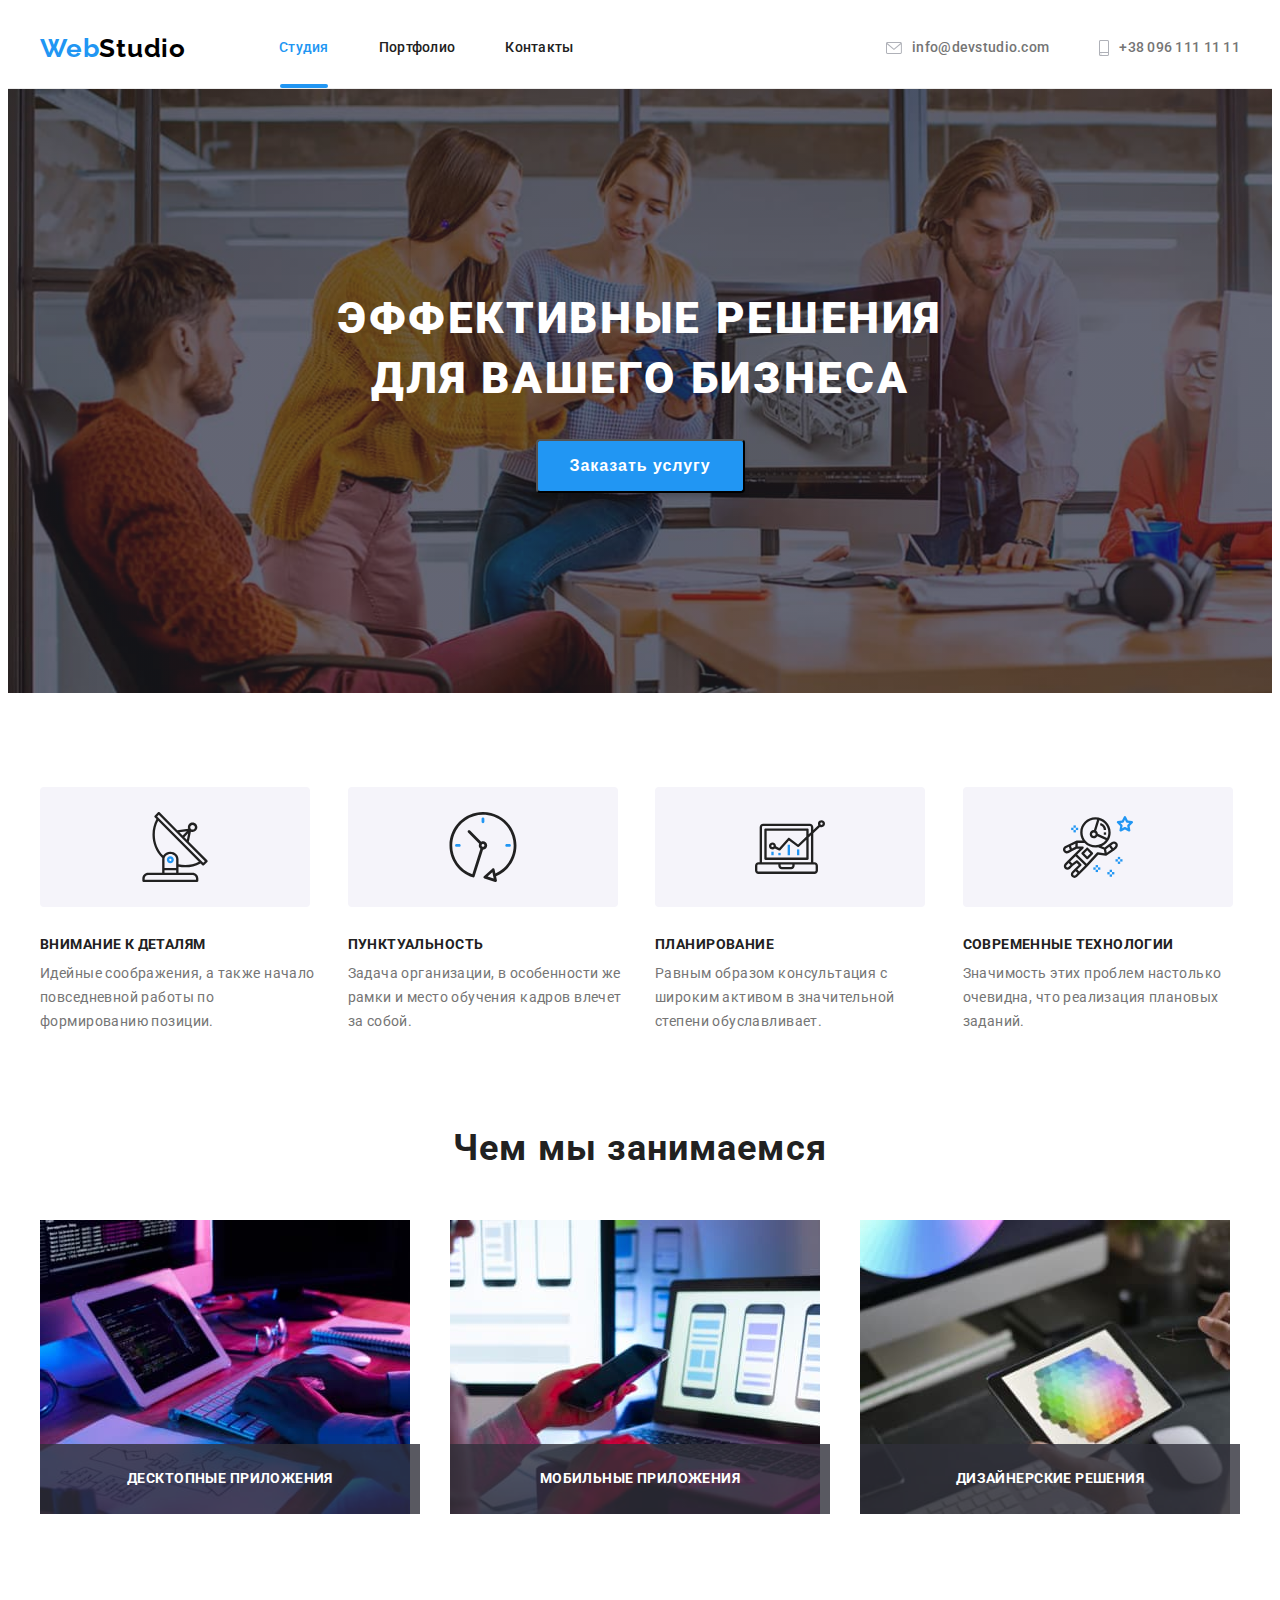
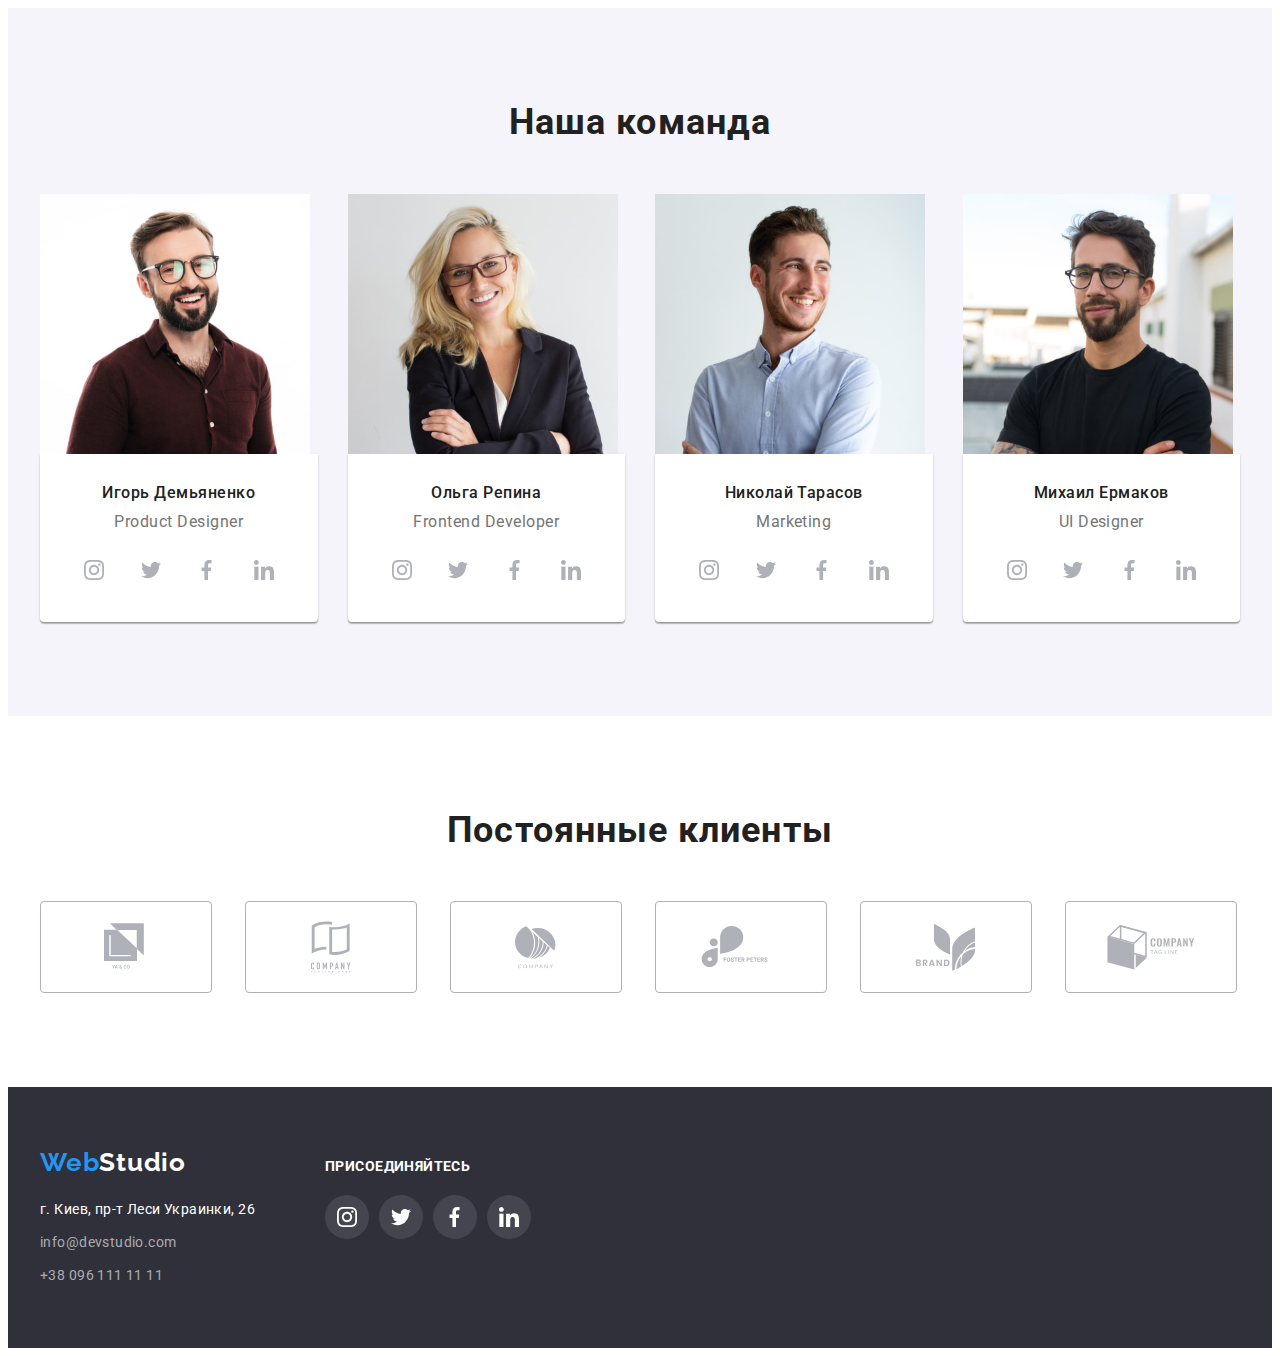
<file: index.html>
<!DOCTYPE html>
<html lang="ru">

<head>
    <meta charset="UTF-8">
    <meta name="viewport" content="width=device-width, initial-scale=1.0">
    <title>WebStudio</title>
    <link rel="stylesheet" href="https://cdnjs.cloudflare.com/ajax/libs/modern-normalize/1.0.0/modern-normalize.min.css" integrity="sha512-ISS7cAi1PEhQ8jnbJpJZMd29NlhNj4AWYyLOSp2CE/CsHxTCu+r+t0D2yoJudVrd0/8fTVPUVDzY5Tvli75u/g==" crossorigin="anonymous" />
    <link rel="preconnect" href="https://fonts.gstatic.com">
    <link rel="stylesheet" href="https://fonts.googleapis.com/css2?family=Raleway:wght@700&family=Roboto:wght@400;500;700;900&display=swap">
    <link rel="stylesheet" href="https://cdnjs.cloudflare.com/ajax/libs/animate.css/4.1.1/animate.min.css" />
    <link rel="stylesheet" href="./css/styles.css">
</head>

<body>

    <header class="header">
        <div class="container">
            <nav class="navigation">
                    <a class="logo-link link" lang="en" href="./index.html">
                        Web<span class="logo-part">Studio</span>
                    </a>
                    <ul class="navigation-list list">
                        <li class="navigation-item">
                            <a class="navigation-link link active-link" href="./index.html">Студия</a>
                        </li>
                        <li class="navigation-item">
                            <a class="navigation-link link" href="./portfolio.html">Портфолио</a>
                        </li>
                        <li class="navigation-item">
                            <a class="navigation-link link" href="">Контакты</a>
                        </li>
                    </ul>
            </nav>
            <ul class="contact">
                <li class="contact-list list">
                    <a class="contact-link link" lang="en" href="mailto:info@devstudio.com">
                        <svg class="contact-icon" width="16" height="12">
                            <use href="./images/sprite.svg#icon-envelope"></use>
                        </svg>
                        info@devstudio.com
                    </a>
                </li>
                <li class="contact-list list">
                    <a class="contact-link link" href="tel:+380961111111">
                        <svg class="contact-icon" width="10" height="16">
                            <use href="./images/sprite.svg#icon-smartphone"></use>
                        </svg>
                        +38 096 111 11 11
                    </a>
                </li>
            </ul>
        </div>
    </header>

    <main>
        <!--Hero-->
        <section class="hero">
            <div class="container">
                <h1 class="title">Эффективные решения для вашего бизнеса</h1>
                <button class="modal-btn" type="button" data-modal-open>Заказать услугу</button>
            </div>
        </section>
        <!--about advantages-->
        <section class="about">
            <div class="container">
                <h2 class="subtitle visually-hidden">Преимущества</h2>
                <ul class="about-list list">
                    <li class="about-item">
                        <div class="about-box">
                            <svg class="about-icon" width="70" height="70">
                                <use href="./images/sprite.svg#icon-antenna"></use>
                            </svg>
                        </div>
                        <h3 class="about-title">Внимание к деталям</h3>
                        <p class="about-description">Идейные соображения, а также начало повседневной работы по формированию позиции.</p>
                    </li>
                    <li class="about-item">
                        <div class="about-box">
                            <svg class="about-icon" width="70" height="70">
                                <use href="./images/sprite.svg#icon-clock"></use>
                            </svg>
                        </div>
                        <h3 class="about-title">Пунктуальность</h3>
                        <p class="about-description">Задача организации, в особенности же рамки и место обучения кадров влечет за собой.</p>
                    </li>
                    <li class="about-item">
                        <div class="about-box">
                            <svg class="about-icon" width="70" height="70">
                                <use href="./images/sprite.svg#icon-diagram"></use>
                            </svg>
                        </div>
                        <h3 class="about-title">Планирование</h3>
                        <p class="about-description">Равным образом консультация с широким активом в значительной степени обуславливает.</p>
                    </li>
                    <li class="about-item">
                        <div class="about-box">
                            <svg class="about-icon" width="70" height="70">
                                <use href="./images/sprite.svg#icon-astronaut"></use>
                            </svg>
                        </div>
                        <h3 class="about-title">Современные технологии</h3>
                        <p class="about-description">Значимость этих проблем настолько очевидна, что реализация плановых заданий.</p>
                    </li>
                </ul>
            </div>
        </section>
        <!--What are we doing-->
        <section class="doing">
            <div class="container">
                <h2 class="subtitle">Чем мы занимаемся</h2>
                <ul class="doing-list list">
                    <li class="doing-item">
                        <img src="./images/what-are-we-doing/img-1.jpg" alt="Мужчина пишет код" width="370" 
                        height="294">
                        <p class="doing-wrapper-description">Десктопные приложения</p>
                    </li>
                    <li class="doing-item">
                        <img src="./images/what-are-we-doing/img-2.jpg" alt="Женщина держит телефон" width="370"
                        height="294">
                        <p class="doing-wrapper-description">Мобильные приложения</p>
                    </li>
                    <li class="doing-item">
                        <img src="./images/what-are-we-doing/img-3.jpg" alt="Человек выбирает цвет на планшете" width="370"
                        height="294">
                        <p class="doing-wrapper-description">Дизайнерские решения</p>
                    </li>
                </ul>
            </div>
        </section>
        <!--our team-->
        <section class="team">
            <div class="container">
                <h2 class="subtitle">Наша команда</h2>
                <ul class="team-list list">
                    <li class="team-item">
                        <img src="./images/our-team/img-Igor.jpg"
                            alt="Бородатый мужчина в очках и одетый в бордовую рубашку" width="270" height="260"
                            title="Игорь Демьяненко">
                        <div class="team-box">  
                            <h3 class="team-title">Игорь Демьяненко</h3>
                            <p class="team-description" lang="en">Product Designer</p>
                            <ul class="social-list list">
                                <li class="social-list-item">
                                    <a class="social-list-link link" href="">
                                        <svg class="social-list-icon" width="20" height="20">
                                            <use href="./images/sprite.svg#icon-instagram"></use>
                                        </svg>
                                    </a>
                                </li>
                                <li class="social-list-item">
                                    <a class="social-list-link link" href="">
                                        <svg class="social-list-icon" width="20" height="20">
                                            <use href="./images/sprite.svg#icon-twitter"></use>
                                        </svg>
                                    </a>
                                </li>
                                <li class="social-list-item">
                                    <a class="social-list-link link" href="">
                                        <svg class="social-list-icon" width="20" height="20">
                                            <use href="./images/sprite.svg#icon-facebook"></use>
                                        </svg>
                                    </a>
                                </li>
                                <li class="social-list-item">
                                    <a class="social-list-link link" href="">
                                        <svg class="social-list-icon" width="20" height="20">
                                            <use href="./images/sprite.svg#icon-linkedin"></use>
                                        </svg>
                                    </a>
                                </li>
                            </ul>
                        </div>
                    </li>
                    <li class="team-item">
                        <img src="./images/our-team/img-Olga.jpg"
                            alt="Бородатый мужчина в окулярах и одетый в черную футболку" width="270" height="260"
                            title="Ольга Репина">
                        <div class="team-box">    
                            <h3 class="team-title">Ольга Репина</h3>
                            <p class="team-description" lang="en">Frontend Developer</p>
                            <ul class="social-list list">
                                <li class="social-list-item">
                                    <a class="social-list-link link" href="">
                                        <svg class="social-list-icon" width="20" height="20">
                                            <use href="./images/sprite.svg#icon-instagram"></use>
                                        </svg>
                                    </a>
                                </li>
                                <li class="social-list-item">
                                    <a class="social-list-link link" href="">
                                        <svg class="social-list-icon" width="20" height="20">
                                            <use href="./images/sprite.svg#icon-twitter"></use>
                                        </svg>
                                    </a>
                                </li>
                                <li class="social-list-item">
                                    <a class="social-list-link link" href="">
                                        <svg class="social-list-icon" width="20" height="20">
                                            <use href="./images/sprite.svg#icon-facebook"></use>
                                        </svg>
                                    </a>
                                </li>
                                <li class="social-list-item">
                                    <a class="social-list-link link" href="">
                                        <svg class="social-list-icon" width="20" height="20">
                                            <use href="./images/sprite.svg#icon-linkedin"></use>
                                        </svg>
                                    </a>
                                </li>
                            </ul>
                        </div>
                    </li>
                    <li class="team-item">
                        <img src="./images/our-team/img-Nikolay.jpg" alt="Бородатый мужчина одетый в голубую рубашку"
                            width="270" height="260" title="Николай Тарасов">
                        <div class="team-box">    
                            <h3 class="team-title">Николай Тарасов</h3>
                            <p class="team-description" lang="en">Marketing</p>
                            <ul class="social-list list">
                                <li class="social-list-item">
                                    <a class="social-list-link link" href="">
                                        <svg class="social-list-icon" width="20" height="20">
                                            <use href="./images/sprite.svg#icon-instagram"></use>
                                        </svg>
                                    </a>
                                </li>
                                <li class="social-list-item">
                                    <a class="social-list-link link" href="">
                                        <svg class="social-list-icon" width="20" height="20">
                                            <use href="./images/sprite.svg#icon-twitter"></use>
                                        </svg>
                                    </a>
                                </li>
                                <li class="social-list-item">
                                    <a class="social-list-link link" href="">
                                        <svg class="social-list-icon" width="20" height="20">
                                            <use href="./images/sprite.svg#icon-facebook"></use>
                                        </svg>
                                    </a>
                                </li>
                                <li class="social-list-item">
                                    <a class="social-list-link link" href="">
                                        <svg class="social-list-icon" width="20" height="20">
                                            <use href="./images/sprite.svg#icon-linkedin"></use>
                                        </svg>
                                    </a>
                                </li>
                            </ul>
                        </div>
                    </li >
                    <li class="team-item">
                        <img src="./images/our-team/img-Michael.jpg" alt="Женщина в очках и одета в черный пиджак"
                            width="270" height="260" title="Михаил Ермаков">
                        <div class="team-box">   
                            <h3 class="team-title">Михаил Ермаков</h3>
                            <p class="team-description" lang="en">UI Designer</p>
                            <ul class="social-list list">
                                <li class="social-list-item">
                                    <a class="social-list-link link" href="">
                                        <svg class="social-list-icon" width="20" height="20">
                                            <use href="./images/sprite.svg#icon-instagram"></use>
                                        </svg>
                                    </a>
                                </li>
                                <li class="social-list-item">
                                    <a class="social-list-link link" href="">
                                        <svg class="social-list-icon" width="20" height="20">
                                            <use href="./images/sprite.svg#icon-twitter"></use>
                                        </svg>
                                    </a>
                                </li>
                                <li class="social-list-item">
                                    <a class="social-list-link link" href="">
                                        <svg class="social-list-icon" width="20" height="20">
                                            <use href="./images/sprite.svg#icon-facebook"></use>
                                        </svg>
                                    </a>
                                </li>
                                <li class="social-list-item">
                                    <a class="social-list-link link" href="">
                                        <svg class="social-list-icon" width="20" height="20">
                                            <use href="./images/sprite.svg#icon-linkedin"></use>
                                        </svg>
                                    </a>
                                </li>
                            </ul>
                        </div>
            </div>
        </section>
        <!--regular customers-->
        <section class="customers">
            <div class="container">
                <h2 class="subtitle">Постоянные клиенты</h2>
                <ul class="customers-list list">
                    <li class="customers-item">
                        <a href="" class="customers-link link">
                            <svg class="customers-icon" width="44" height="49">
                                <use href="./images/sprite.svg#icon-logo-1"></use>
                            </svg>
                        </a>
                    </li>
                    <li class="customers-item">
                        <a href="" class="customers-link link">
                            <svg class="customers-icon" width="40" height="52">
                                <use href="./images/sprite.svg#icon-logo-2"></use>
                            </svg>
                        </a>
                    </li>
                    <li class="customers-item">
                        <a href="" class="customers-link link">
                            <svg class="customers-icon" width="41" height="43">
                                <use href="./images/sprite.svg#icon-logo-3"></use>
                            </svg>
                        </a>
                    </li>
                    <li class="customers-item">
                        <a href="" class="customers-link link">
                            <svg class="customers-icon" width="80" height="42">
                                <use href="./images/sprite.svg#icon-logo-4"></use>
                            </svg>
                        </a>
                    </li>
                    <li class="customers-item">
                        <a href="" class="customers-link link">
                            <svg class="customers-icon" width="59" height="47">
                                <use href="./images/sprite.svg#icon-logo-5"></use>
                            </svg>
                        </a>
                    </li>
                    <li class="customers-item">
                        <a href="" class="customers-link link">
                            <svg class="customers-icon" width="88" height="45">
                                <use href="./images/sprite.svg#icon-logo-6"></use>
                            </svg>
                        </a>
                    </li>
                </ul>

            </div>

        </section>
    </main>

    <footer class="footer">
        <div class="container">
            <div class="footer-contact-box">
                <a class="footer-logo-link link" lang="en" href="./index.html">
                    Web<span class="logo-part-two">Studio</span>
                </a>
                <address class="address">
                    <ul class="address-list list">
                        <li class="address-item">
                            <a class="address-links link" href="https://goo.gl/maps/jgwV1go1cH7ySbFs9" target="_blank"
                                rel="noopener noreferrel">г. Киев, пр-т Леси Украинки, 26</a>
                        </li>
                        <li class="address-item">
                            <a class="address-link link" lang="en" href="mailto:info@devstudio.com">info@devstudio.com</a>
                        </li>
                        <li class="address-item">
                            <a class="address-link link" href="tel:+380961111111">+38 096 111 11 11</a>
                        </li>
                    </ul>
                </address>
            </div>
            <div class="footer-social-box">
                <h3 class="footer-social-title">присоединяйтесь</h3>
                <ul class="social-list list">
                    <li class="social-list-item-black">
                        <a class="social-list-link-black link" href="">
                            <svg class="social-list-icon-black" width="20" height="20">
                                <use href="./images/sprite.svg#icon-instagram"></use>
                            </svg>
                        </a>
                    </li>
                    <li class="social-list-item-black">
                        <a class="social-list-link-black link" href="">
                            <svg class="social-list-icon-black" width="20" height="20">
                                <use href="./images/sprite.svg#icon-twitter"></use>
                            </svg>
                        </a>
                    </li>
                    <li class="social-list-item-black">
                        <a class="social-list-link-black link" href="">
                            <svg class="social-list-icon-black" width="20" height="20">
                                <use href="./images/sprite.svg#icon-facebook"></use>
                            </svg>
                        </a>
                    </li>
                    <li class="social-list-item-black">
                        <a class="social-list-link-black link" href="">
                            <svg class="social-list-icon-black" width="20" height="20">
                                <use href="./images/sprite.svg#icon-linkedin"></use>
                            </svg>
                        </a>
                    </li>
                </ul>
            </div>
        </div>
    </footer>
    <div class="backdrop is-hidden" data-modal>
        <div class="modal">
            <button type="button" class="modal-close-btn" data-modal-close>
                <svg class="icon-close-btn" width="18" height="18">
                    <use href="./images/sprite.svg#icon-close-btn"></use>
                </svg>
            </button>
        </div>
    </div>
    <script src="./js/modal.js"></script>
</body>
</html>
</file>
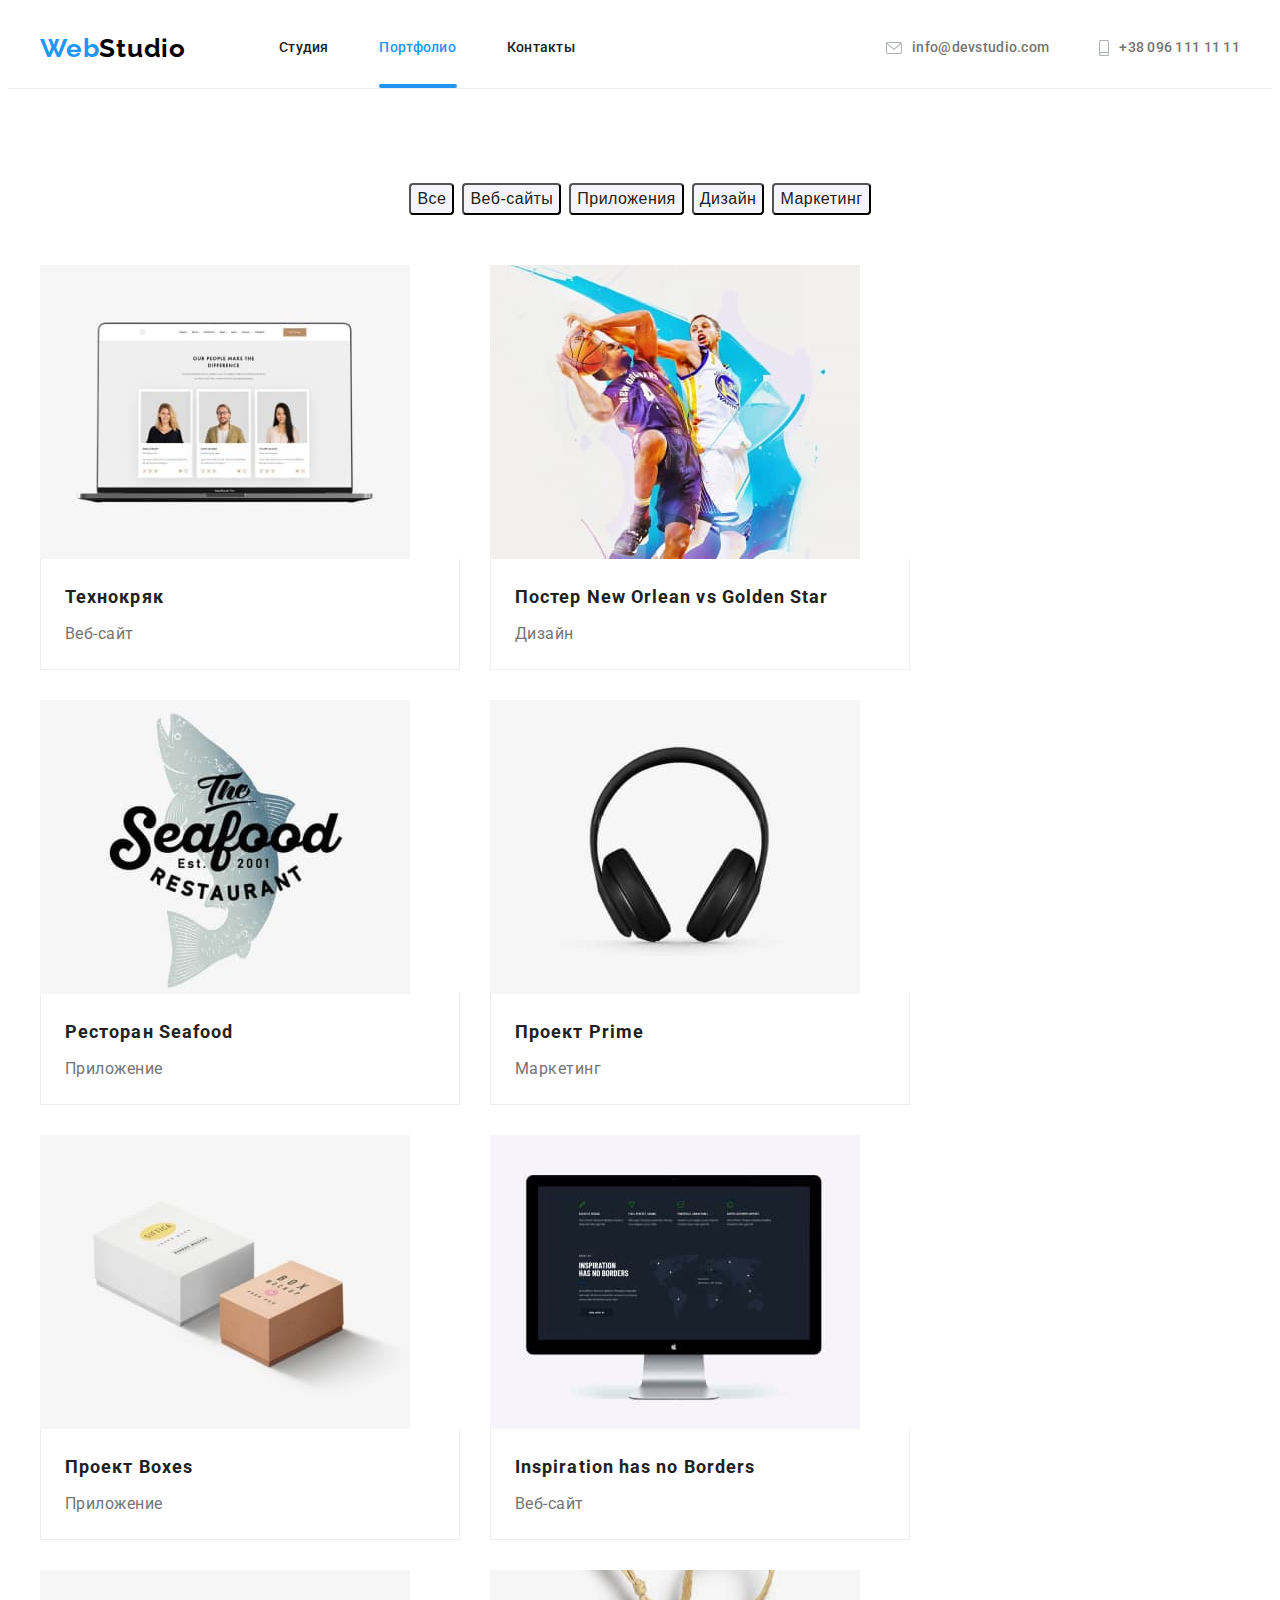
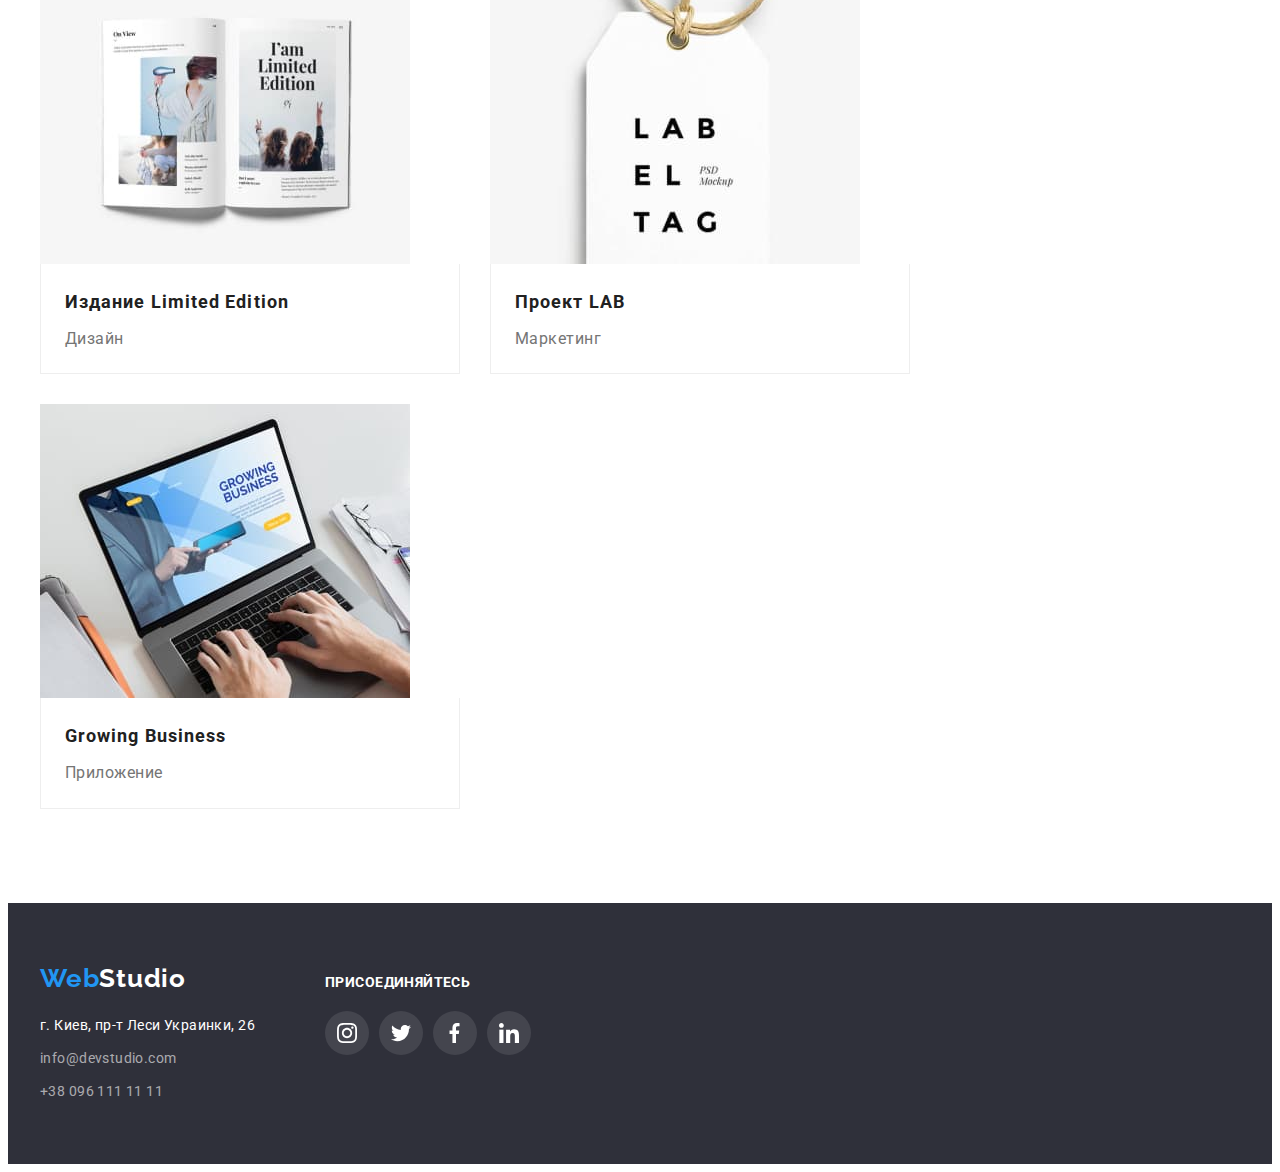
<file: portfolio.html>
<!DOCTYPE html>
<html lang="ru">

<head>
    <meta charset="UTF-8">
    <meta http-equiv="X-UA-Compatible" content="IE=edge">
    <meta name="viewport" content="width=device-width, initial-scale=1.0">
    <title>Document</title>
    <link rel="stylesheet" href="https://cdnjs.cloudflare.com/ajax/libs/modern-normalize/1.0.0/modern-normalize.min.css" integrity="sha512-ISS7cAi1PEhQ8jnbJpJZMd29NlhNj4AWYyLOSp2CE/CsHxTCu+r+t0D2yoJudVrd0/8fTVPUVDzY5Tvli75u/g==" crossorigin="anonymous" />
    <link rel="preconnect" href="https://fonts.gstatic.com">
    <link rel="stylesheet" href="https://fonts.googleapis.com/css2?family=Raleway:wght@700&family=Roboto:wght@400;500;700;900&display=swap">
    <link rel="stylesheet" href="./css/styles.css">
</head>
<body>

    <header class="header">
        <div class="container">
            <nav class="navigation">
                <a class="logo-link link" lang="en" href="./index.html">
                    Web<span class="logo-part">Studio</span>
                </a>
                <ul class="navigation-list list">
                    <li class="navigation-item">
                        <a class="navigation-link link" href="./index.html">Студия</a>
                    </li>
                    <li class="navigation-item">
                        <a class="navigation-link link active-link-portfolio" href="./portfolio.html">Портфолио</a>
                    </li>
                    <li class="navigation-item">
                        <a class="navigation-link link" href="">Контакты</a>
                    </li>
                </ul>
            </nav>
            <ul class="contact">
                <li class="contact-list list">
                    <a class="contact-link link" lang="en" href="mailto:info@devstudio.com">
                        <svg class="contact-icon" width="16" height="12">
                            <use href="./images/sprite.svg#icon-envelope"></use>
                        </svg>
                        info@devstudio.com
                    </a>
                </li>
                <li class="contact-list list">
                    <a class="contact-link link" href="tel:+380961111111">
                        <svg class="contact-icon" width="10" height="16">
                            <use href="./images/sprite.svg#icon-smartphone"></use>
                        </svg>
                        +38 096 111 11 11
                    </a>
                </li>
            </ul>
        </div>
    </header>

    <main class="portfolio">
        <section class="portfolio-section">
            <div class="container">
                <h1 class="title visually-hidden">Портфолио</h1>
                <h2 class="subtitle visually-hidden">Резаделы портфолио</h2>
                <ul class="portfolio-list-btn list">
                    <li class="portfolio-item-btn">
                        <button class="portfolio-btn" type="button">Все</button>
                    </li>
                    <li class="portfolio-item-btn">
                        <button class="portfolio-btn" type="button">Веб-сайты</button>
                    </li>
                    <li class="portfolio-item-btn">
                        <button class="portfolio-btn" type="button">Приложения</button>
                    </li>
                    <li class="portfolio-item-btn">
                        <button class="portfolio-btn" type="button">Дизайн</button>
                    </li>
                    <li class="portfolio-item-btn">
                        <button class="portfolio-btn" type="button">Маркетинг</button>
                    </li>
                </ul>
                <ul class="portfolio-list list">
                    <li class="portfolio-item">
                        <a class="portfolio-link link" href="">
                            <div class="portfolio-content-wrapper">
                                <img src="./images/portfolio/img-website-techno-crack.jpg" 
                                    alt="ноутбук с открытым сайтом" width="370" height="294">
                                <p class="overlay">
                                    Технокряк это современная площадка распространения коронавируса. Компании используют эту платформу для цифрового
                                    шпионажа и атак на защищённые сервера конкурентов.
                                </p>
                            </div>
                            <div class="portfolio-block">
                                <h3 class="portfolio-title" class="portfolio-title">Технокряк</h3>
                                <p class="portfolio-description">Веб-сайт</p>
                            </div>
                        </a>
                    </li>
                    <li class="portfolio-item">
                        <a class="portfolio-link link" href="">
                            <div class="portfolio-content-wrapper">
                                <img src="./images/portfolio/img-design-poster-new-orlean-vs-golden-star.jpg"
                                    alt="игра в баскетбол между двумя игроками" width="370" height="294">
                                <p class="overlay">
                                    Технокряк это современная площадка распространения коронавируса. Компании используют эту платформу для цифрового
                                    шпионажа и атак на защищённые сервера конкурентов.
                                </p>
                            </div>
                            <div class="portfolio-block">
                                <h3 class="portfolio-title">Постер New Orlean vs Golden Star</h3>
                                <p class="portfolio-description">Дизайн</p>
                            </div>
                        </a>
                    </li>
                    <li class="portfolio-item">
                        <a class="portfolio-link link" href="">
                            <div class="portfolio-content-wrapper">
                                <img src="./images/portfolio/img-attachment-restaurant-seafood.jpg" 
                                    alt="эмблема ресторана" width="370" height="294">
                                <p class="overlay">
                                    Технокряк это современная площадка распространения коронавируса. Компании используют эту платформу для цифрового
                                    шпионажа и атак на защищённые сервера конкурентов.
                                </p>
                            </div>
                            <div class="portfolio-block">
                                <h3 class="portfolio-title">Ресторан Seafood</h3>
                                <p class="portfolio-description">Приложение</p>
                            </div>
                        </a>
                    </li>
                    <li class="portfolio-item">
                        <a class="portfolio-link link" href="">
                            <div class="portfolio-content-wrapper">
                                <img src="./images/portfolio/img-marketing-project-prime.jpg" 
                                    alt="черные наушники" width="370" height="294">
                                <p class="overlay">
                                    Технокряк это современная площадка распространения коронавируса. Компании используют эту платформу для цифрового
                                    шпионажа и атак на защищённые сервера конкурентов.
                                </p>
                            </div>
                            <div class="portfolio-block">
                                <h3 class="portfolio-title">Проект Prime</h3>
                                <p class="portfolio-description">Маркетинг</p>
                            </div>
                        </a>
                    </li>
                    <li class="portfolio-item">
                        <a class="portfolio-link link" href="">
                            <div class="portfolio-content-wrapper">
                                <img src="./images/portfolio/img-attachment-project-boxes.jpg" 
                                    alt="два ящика лежат друг возле друга" width="370" height="294">
                                <p class="overlay">
                                    Технокряк это современная площадка распространения коронавируса. Компании используют эту платформу для цифрового
                                    шпионажа и атак на защищённые сервера конкурентов.
                                </p>
                            </div>
                            <div class="portfolio-block">
                                <h3 class="portfolio-title">Проект Boxes</h3>
                                <p class="portfolio-description">Приложение</p>
                            </div>
                        </a>
                    </li>
                    <li class="portfolio-item">
                        <a class="portfolio-link link" href="">
                            <div class="portfolio-content-wrapper">
                                <img src="./images/portfolio/img-website-inspiration-has-no-borders.jpg" 
                                    alt="монитор на котором открыт сайт" width="370" height="294">
                                <p class="overlay">
                                    Технокряк это современная площадка распространения коронавируса. Компании используют эту платформу для цифрового
                                    шпионажа и атак на защищённые сервера конкурентов.
                                </p>
                            </div>
                            <div class="portfolio-block">
                                <h3 class="portfolio-title" lang="en">Inspiration has no Borders</h3>
                                <p class="portfolio-description">Веб-сайт</p>
                            </div>
                        </a>
                    </li>
                    <li class="portfolio-item">
                        <a class="portfolio-link link" href="">
                            <div class="portfolio-content-wrapper">
                                <img src="./images/portfolio/img-design-edition-limited-edition.jpg" 
                                    alt="открытая книга" width="370" height="294">
                                <p class="overlay">
                                    Технокряк это современная площадка распространения коронавируса. Компании используют эту платформу для цифрового
                                    шпионажа и атак на защищённые сервера конкурентов.
                                </p>
                            </div>
                            <div class="portfolio-block">
                                <h3 class="portfolio-title">Издание Limited Edition</h3>
                                <p class="portfolio-description">Дизайн</p>
                            </div>
                        </a>
                    </li>
                    <li class="portfolio-item">
                        <a class="portfolio-link link" href="">
                            <div class="portfolio-content-wrapper">
                                <img src="./images/portfolio/img-marketing-project-lab.jpg" 
                                    alt="белый жетон" width="370" height="294">
                                <p class="overlay">
                                    Технокряк это современная площадка распространения коронавируса. Компании используют эту платформу для цифрового
                                    шпионажа и атак на защищённые сервера конкурентов.
                                </p>
                            </div>
                            <div class="portfolio-block">
                                <h3 class="portfolio-title">Проект LAB</h3>
                                <p class="portfolio-description">Маркетинг</p>
                            </div>
                        </a>
                    </li>
                    <li class="portfolio-item">
                        <a class="portfolio-link link" href="">
                            <div class="portfolio-content-wrapper">
                                <img src="./images/portfolio/img-attachment-growing-business.jpg" 
                                alt="ноутбук на котором видны руки человека" width="370" height="294">
                                <p class="overlay">
                                    Технокряк это современная площадка распространения коронавируса. Компании используют эту платформу для цифрового
                                    шпионажа и атак на защищённые сервера конкурентов.
                                </p>
                            </div>
                            <div class="portfolio-block">
                                <h3 class="portfolio-title" lang="en">Growing Business</h3>
                                <p class="portfolio-description">Приложение</p>
                            </div>
                        </a>
                    </li>
                </ul>
            </div>
        </section>
    </main>

    <footer class="footer">
        <div class="container">
            <div class="footer-contact-box">
                <a class="footer-logo-link link" lang="en" href="./index.html">
                    Web<span class="logo-part-two">Studio</span>
                </a>
                <address class="address">
                    <ul class="address-list list">
                        <li class="address-item">
                            <a class="address-links link" href="https://goo.gl/maps/jgwV1go1cH7ySbFs9" target="_blank"
                                rel="noopener noreferrel">г. Киев, пр-т Леси Украинки, 26</a>
                        </li>
                        <li class="address-item">
                            <a class="address-link link" lang="en" href="mailto:info@devstudio.com">info@devstudio.com</a>
                        </li>
                        <li class="address-item">
                            <a class="address-link link" href="tel:+380961111111">+38 096 111 11 11</a>
                        </li>
                    </ul>
                </address>
            </div>
            <div class="footer-social-box">
                <h3 class="footer-social-title">присоединяйтесь</h3>
                <ul class="social-list list">
                    <li class="social-list-item-black">
                        <a class="social-list-link-black link" href="">
                            <svg class="social-list-icon-black" width="20" height="20">
                                <use href="./images/sprite.svg#icon-instagram"></use>
                            </svg>
                        </a>
                    </li>
                    <li class="social-list-item-black">
                        <a class="social-list-link-black link" href="">
                            <svg class="social-list-icon-black" width="20" height="20">
                                <use href="./images/sprite.svg#icon-twitter"></use>
                            </svg>
                        </a>
                    </li>
                    <li class="social-list-item-black">
                        <a class="social-list-link-black link" href="">
                            <svg class="social-list-icon-black" width="20" height="20">
                                <use href="./images/sprite.svg#icon-facebook"></use>
                            </svg>
                        </a>
                    </li>
                    <li class="social-list-item-black">
                        <a class="social-list-link-black link" href="">
                            <svg class="social-list-icon-black" width="20" height="20">
                                <use href="./images/sprite.svg#icon-linkedin"></use>
                            </svg>
                        </a>
                    </li>
                </ul>
            </div>
        </div>
    </footer>

</body>
</html>
</file>
<file: css/styles.css>
h1,
h2,
h3,
h4,
h5,
h6,
p {
  margin: 0;
}
ul,
ol {
  margin: 0;
  padding: 0;
}
img {
  display: block;
}
.link {
  text-decoration: none;
}
.list {
  list-style: none;
}

:root {
  --main-font: "Roboto", sans-serif;
  --secondary-font: "Raleway", sans-serif;
  --main-color: #212121;
  --accent-color: #2196f3;
  --secondary-color: #ffffff;
  --text-color: #757575;
  --logo-color: #000000;
  --bg-main-color: #2f303a;
  --bg-accent-color: #f5f4fa;
  --bg-button-color: #188ce8;
  --icon-color: #afb1b8;
  --section-pt: 94px;
  --section-pb: 94px;
  --pt: 15px;
  --pb: 15px;
}

body {
  font-family: var(--main-font);
  color: var(--text-color);
}

.visually-hidden {
  position: absolute !important;
  clip: rect(1px 1px 1px 1px); /* IE6, IE7 */
  clip: rect(1px, 1px, 1px, 1px);
  padding: 0 !important;
  border: 0 !important;
  height: 1px !important;
  width: 1px !important;
  overflow: hidden;
}

.container {
  width: 1200px;
  margin: 0 auto;
  padding-left: 15px;
  padding-right: 15px;
}
/* ============= COMPONENTS ============= */
.title {
  font-weight: 900;
  font-size: 44px;
  line-height: 1.36;
  letter-spacing: 0.06em;
  text-transform: uppercase;
  color: var(--secondary-color);
  max-width: 696px;
  margin: 0 auto;
}
.subtitle {
  font-weight: 700;
  font-size: 36px;
  line-height: 1.16;
  text-align: center;
  letter-spacing: 0.03em;
  color: var(--main-color);
  margin-bottom: 50px;
}
.social-list {
  display: flex;
  align-items: center;
  justify-content: space-between;
}
.social-list-item-black:not(:last-child) {
  margin-right: 10px;
}
.social-list-link {
  display: flex;
  justify-content: center;
  align-items: center;
  width: 44px;
  height: 44px;
  border-radius: 50%;
  transition: background-color 250ms cubic-bezier(0.4, 0, 0.2, 1);
}
.social-list-link-black {
  display: flex;
  justify-content: center;
  align-items: center;
  width: 44px;
  height: 44px;
  border-radius: 50%;
  background-color: rgba(255, 255, 255, 0.1);
  transition: background-color 250ms cubic-bezier(0.4, 0, 0.2, 1);
}
.social-list-icon {
  fill: var(--icon-color);
  transition: fill 250ms cubic-bezier(0.4, 0, 0.2, 1);
}
.social-list-icon-black {
  fill: var(--secondary-color);
}
.social-list-link:hover,
.social-list-link:focus {
  background-color: var(--accent-color);
}
.social-list-link-black:hover,
.social-list-link-black:focus {
  background-color: var(--accent-color);
}
.social-list-link:hover .social-list-icon,
.social-list-link:focus .social-list-icon {
  fill: var(--secondary-color);
}

/* ============= END COMPONENTS ============= */

/*-----------------HEADER--------------------*/
.header {
  font-weight: 500;
  font-size: 14px;
  line-height: 1.14;
  letter-spacing: 0.02em;
  border-bottom: 1px solid #ececec;
}
.header .container {
  display: flex;
  align-items: center;
}
.navigation {
  display: flex;
  align-items: center;
}
.logo-link {
  font-family: var(--secondary-font);
  font-weight: 700;
  font-size: 26px;
  line-height: 1.19;
  letter-spacing: 0.03em;
  color: var(--accent-color);
  margin-right: 93px;
}
.logo-part {
  color: var(--logo-color);
}
.navigation-list {
  display: flex;
  align-items: center;
}
.navigation-item:not(:last-child) {
  margin-right: 50px;
}
.navigation-link {
  color: var(--main-color);
  padding-top: 32px;
  transition: color 250ms cubic-bezier(0.4, 0, 0.2, 1);
}
.navigation-link:hover,
.navigation-link:focus {
  color: var(--accent-color);
}
.active-link {
  color: var(--accent-color);
  display: flex;
  align-items: center;
  flex-direction: column;
  
}
.active-link::after {
  content: "";
  display: inline-block;
  margin-top: 28px;
  background-color: var(--accent-color);
  border-radius: 2px;
  width: 48px;
  height: 4px;
}
.active-link-portfolio{
  color: var(--accent-color);
  display: flex;
  align-items: center;
  flex-direction: column;
  
}
.active-link-portfolio::after {
  content: "";
  display: inline-block;
  margin-top: 28px;
  background-color: var(--accent-color);
  border-radius: 2px;
  width: 78px;
  height: 4px;
}


.contact {
  display: flex;
  align-items: center;
  margin-left: auto;
}
.contact-list:not(:last-child) {
  margin-right: 50px;
}
.contact-link {
  display: flex;
  align-items: center;
  justify-content: center;
  color: var(--text-color);
  padding-top: 10px;
  padding-bottom: 10px;
  transition: color 250ms cubic-bezier(0.4, 0, 0.2, 1);
}
.contact-icon {
  fill: var(--icon-color);
  margin-right: 10px;
  transition: fill 250ms cubic-bezier(0.4, 0, 0.2, 1);
}
.contact-link:hover,
.contact-link:focus {
  color: var(--accent-color);
}
.contact-link:hover .contact-icon,
.contact-link:focus .contact-icon {
  fill: var(--accent-color);
}
/*-----------------END HEADER--------------------*/

/*-----------------MAIN--------------------*/
/*-----------------HERO--------------------*/
.hero {
  max-width: 1600px;
  margin: 0 auto;
  background-color: var(--bg-main-color);
  background-image: linear-gradient(
      rgba(47, 48, 58, 0.4),
      rgba(47, 48, 58, 0.4)
    ),
    url(../images/hero/img-bg.jpg);
  background-repeat: no-repeat;
  background-size: cover;
}
.hero .container {
  text-align: center;
  padding: 200px 0;
}
.modal-btn {
  min-width: 136px;
  padding: 10px 32px;
  margin-top: 30px;
  font-weight: 700;
  font-size: 16px;
  line-height: 1.87;
  letter-spacing: 0.06em;
  cursor: pointer;
  color: var(--secondary-color);
  background-color: var(--accent-color);
  box-shadow: 0px 4px 4px rgba(0, 0, 0, 0.15);
  border-radius: 4px;
  transition: background-color 250ms cubic-bezier(0.4, 0, 0.2, 1);
}

.modal-btn:hover,
.modal-btn:focus {
  background-color: var(--bg-button-color);
}
/*-----------------END HERO--------------------*/

/*-----------------ABOUT--------------------*/
.about {
  padding-top: var(--section-pt);
  padding-bottom: 47px;
}

.about .container {
  display: flex;
  align-items: center;
}
.about-list {
  display: flex;
  flex-wrap: wrap;
  margin-left: -30px;
  margin-top: -30px;
}
.about-item {
  flex-basis: calc(100% / 4 - 30px);
  margin-left: 30px;
  margin-top: 30px;
}
.about-box {
  width: 270px;
  height: 120px;
  display: flex;
  justify-content: center;
  align-items: center;
  margin-bottom: 30px;
  background: var(--bg-accent-color);
  border-radius: 4px;
}
.about-title {
  font-weight: 700;
  font-size: 14px;
  line-height: 1.14;
  letter-spacing: 0.03em;
  text-transform: uppercase;
  color: var(--main-color);
  margin-bottom: 10px;
}
.about-description {
  font-size: 14px;
  line-height: 1.71;
  letter-spacing: 0.03em;
}
/*-----------------END ABOUT------------------------*/

/*-----------------DOING------------------------*/
.doing {
  padding-top: 47px;
  padding-bottom: var(--section-pb);
}
.doing-list {
  display: flex;
  flex-wrap: wrap;
  margin-left: -30px;
  margin-top: -30px;
}
.doing-item {
  position: relative;
  flex-basis: calc(100% / 3 - 30px);
  margin-left: 30px;
  margin-top: 30px;
}

.doing-wrapper-description{
  position: absolute;
  bottom: 0;
  left: 0;
  width: 100%;
  padding-top: 27px;
  padding-bottom: 27px;
  font-weight: 700;
  font-size: 14px;
  line-height: 1.14;
  text-align: center;
  letter-spacing: 0.03em;
  text-transform: uppercase;
  background-color: rgba(47, 48, 58, 0.8);
  color: var(--secondary-color);
}
/*-----------------END DOING------------------------*/

/*-----------------OUR TEAM--------------------*/
.team {
  padding-top: var(--section-pt);
  padding-bottom: var(--section-pb);
  background-color: var(--bg-accent-color);
}
.team-list {
  display: flex;
  flex-wrap: wrap;
  margin-left: -30px;
  margin-top: -30px;
}
.team-item {
  flex-basis: calc(100% / 4 - 30px);
  margin-left: 30px;
  margin-top: 30px;
}
.team-box {
  padding: 30px 32px;
  background-color: var(--secondary-color);
  box-shadow: 0px 1px 3px rgba(0, 0, 0, 0.12), 0px 1px 1px rgba(0, 0, 0, 0.14),
    0px 2px 1px rgba(0, 0, 0, 0.2);
  border-radius: 0px 0px 4px 4px;
}
.team-title {
  font-weight: 500;
  font-size: 16px;
  line-height: 1.18;
  text-align: center;
  letter-spacing: 0.03em;
  color: var(--main-color);
  margin-bottom: 10px;
}
.team-description {
  font-size: 16px;
  line-height: 1.18;
  text-align: center;
  letter-spacing: 0.03em;
  margin-bottom: 16px;
}

/*-----------------END OUR TEAM--------------------*/

/*-----------------CUSTOMERS--------------------*/
.customers {
  padding-top: var(--section-pt);
  padding-bottom: var(--section-pb);
}
.customers-list {
  display: flex;
  flex-wrap: wrap;
  margin-left: -30px;
  margin-top: -30px;
}
.customers-item {
  flex-basis: calc(100% / 6 - 30px);
  margin-left: 30px;
  margin-top: 30px;
}
.customers-link {
  display: flex;
  justify-content: center;
  align-items: center;
  width: 170px;
  height: 90px;
  border: 1px solid var(--icon-color);
  border-radius: 4px;
  fill: var(--icon-color);
  transition: border 250ms cubic-bezier(0.4, 0, 0.2, 1);
}
.customers-icon{
  transition: fill 250ms cubic-bezier(0.4, 0, 0.2, 1);
}

.customers-link:hover,
.customers-link:focus {
  border: 1px solid var(--accent-color);
}
.customers-link:hover .customers-icon,
.customers-link:focus .customers-icon {
  fill: var(--accent-color);
}

/*-----------------END CUSTOMERS--------------------*/

/*-----------------PORTFOLIO--------------------*/
.portfolio-section {
  padding-top: var(--section-pt);
  padding-bottom: var(--section-pb);
}

.portfolio-list-btn {
  display: flex;
  justify-content: center;
  margin-bottom: 50px;
  margin-left: -8px;
}
.portfolio-item-btn {
  margin-left: 8px;
}

.portfolio-btn {
  font-weight: 500;
  font-size: 16px;
  line-height: 1.62;
  text-align: center;
  letter-spacing: 0.03em;
  cursor: pointer;
  color: var(--main-color);
  background-color: var(--bg-accent-color);
  border-radius: 4px;
  transition: color 250ms cubic-bezier(0.4, 0, 0.2, 1), background-color 250ms cubic-bezier(0.4, 0, 0.2, 1), box-shadow 250ms cubic-bezier(0.4, 0, 0.2, 1);
}
.portfolio-btn:hover,
.portfolio-btn:focus {
  color: var(--secondary-color);
  background-color: var(--accent-color);
  box-shadow: 0px 3px 1px rgba(0, 0, 0, 0.1), 0px 1px 2px rgba(0, 0, 0, 0.08),
    0px 2px 2px rgba(0, 0, 0, 0.12);
}
.portfolio-list {
  display: flex;
  flex-wrap: wrap;
  margin-left: -30px;
  margin-top: -30px;
}
.portfolio-item {
  flex-basis: calc(100% / 3 - 30px);
  margin-left: 30px;
  margin-top: 30px;
}
.portfolio-link {
  display: block;
  transition: box-shadow 250ms cubic-bezier(0.4, 0, 0.2, 1);
}

.portfolio-link:hover {
  box-shadow: 0px 1px 1px rgba(0, 0, 0, 0.12), 0px 4px 4px rgba(0, 0, 0, 0.06),
    1px 4px 6px rgba(0, 0, 0, 0.16);
}

.portfolio-content-wrapper{
  position: relative;
  overflow: hidden;
}

.overlay{
  position: absolute;
  top: 0;
  left: 0;
  height: 100%;
  padding: 63px 24px;
  font-weight: 400;
  font-size: 18px;
  line-height: 1.56;
  letter-spacing: 0.03em;
  background: rgba(33, 150, 243, 0.9);
  color: var(--secondary-color);
  overflow: auto;
  transform: translateY(100%);
  transition: transform 250ms cubic-bezier(0.4, 0, 0.2, 1);
}
.portfolio-link:focus .overlay,
.portfolio-link:hover .overlay{
  transform: translateY(0%);
}


.portfolio-block {
  width: 370px;
  border: 1px solid #eeeeee;
  border-top: none;
  padding: 20px 24px;
}
.portfolio-title {
  font-weight: 700;
  font-size: 18px;
  line-height: 2;
  letter-spacing: 0.06em;
  color: var(--main-color);
  margin-bottom: 4px;
}
.portfolio-description {
  font-size: 16px;
  line-height: 1.87;
  letter-spacing: 0.03em;
  color: var(--text-color);
}


/*-----------------END PORTFOLIO--------------------*/
/*-----------------END MAIN--------------------*/

/*-----------------FOOTER--------------------*/
.footer {
  background-color: var(--bg-main-color);
}
.footer .container {
  display: flex;
  align-items: baseline;
  padding-top: 60px;
  padding-bottom: 60px;
}
.footer-contact-box {
  margin-right: 70px;
}
.footer-logo-link {
  font-family: var(--secondary-font);
  font-weight: 700;
  font-size: 26px;
  line-height: 1.19;
  letter-spacing: 0.03em;
  color: var(--accent-color);
}
.logo-part-two {
  color: var(--secondary-color);
}
.address {
  font-style: normal;
  margin-top: 20px;
}

.address-list {
  font-weight: 400;
  font-size: 14px;
  line-height: 1.71;
  letter-spacing: 0.03em;
}
.address-item:not(:last-child) {
  margin-bottom: 9px;
}
.address-links {
  color: var(--secondary-color);
  margin-bottom: 9px;
  transition: color 250ms cubic-bezier(0.4, 0, 0.2, 1);
}
.address-link {
  color: rgba(255, 255, 255, 0.6);
  transition: color 250ms cubic-bezier(0.4, 0, 0.2, 1);
}
.address-links:hover,
.address-links:focus {
  color: var(--accent-color);
  
}
.address-link:hover,
.address-link:focus {
  color: var(--accent-color);
}

.footer-social-title {
  font-weight: 700;
  font-size: 14px;
  line-height: 1.14;
  letter-spacing: 0.03em;
  text-transform: uppercase;
  color: var(--secondary-color);
  margin-bottom: 20px;
}

/*-----------------END FOOTER--------------------*/

.backdrop{
  position: fixed;
  top: 0;
  left: 0;
  width: 100vw;
  height: 100vh;
  background: rgba(0, 0, 0, 0.2);
  transition: all 250ms cubic-bezier(0.4, 0, 0.2, 1);
}
.modal{
  position: absolute;
  top: 50%;
  left: 50%;
  transform: translate(-50%, -50%);
  width: 528px;
  height: 581px;
  background: var(--secondary-color);
  box-shadow: 0px 1px 3px rgba(0, 0, 0, 0.12), 0px 1px 1px rgba(0, 0, 0, 0.14), 0px 2px 1px rgba(0, 0, 0, 0.2);
  border-radius: 4px;
}
.modal-close-btn{
  position: absolute;
  top: 8px;
  right: 8px;
  width: 30px;
  height: 30px;
  border-radius: 50%;
  background: #FFFFFF;
  border: 1px solid rgba(0, 0, 0, 0.1);
  cursor: pointer;
}

  .is-hidden{
  opacity: 0;
  visibility: hidden;
  pointer-events: none;
}
.icon-close-btn{
  position: absolute;
  top: 50%;
  left: 50%;
  transform: translate(-47%, -47%);
  filter: drop-shadow(0px 4px 4px rgba(0, 0, 0, 0.25)), drop-shadow(0px 4px 4px rgba(0, 0, 0, 0.25));
}
</file>
